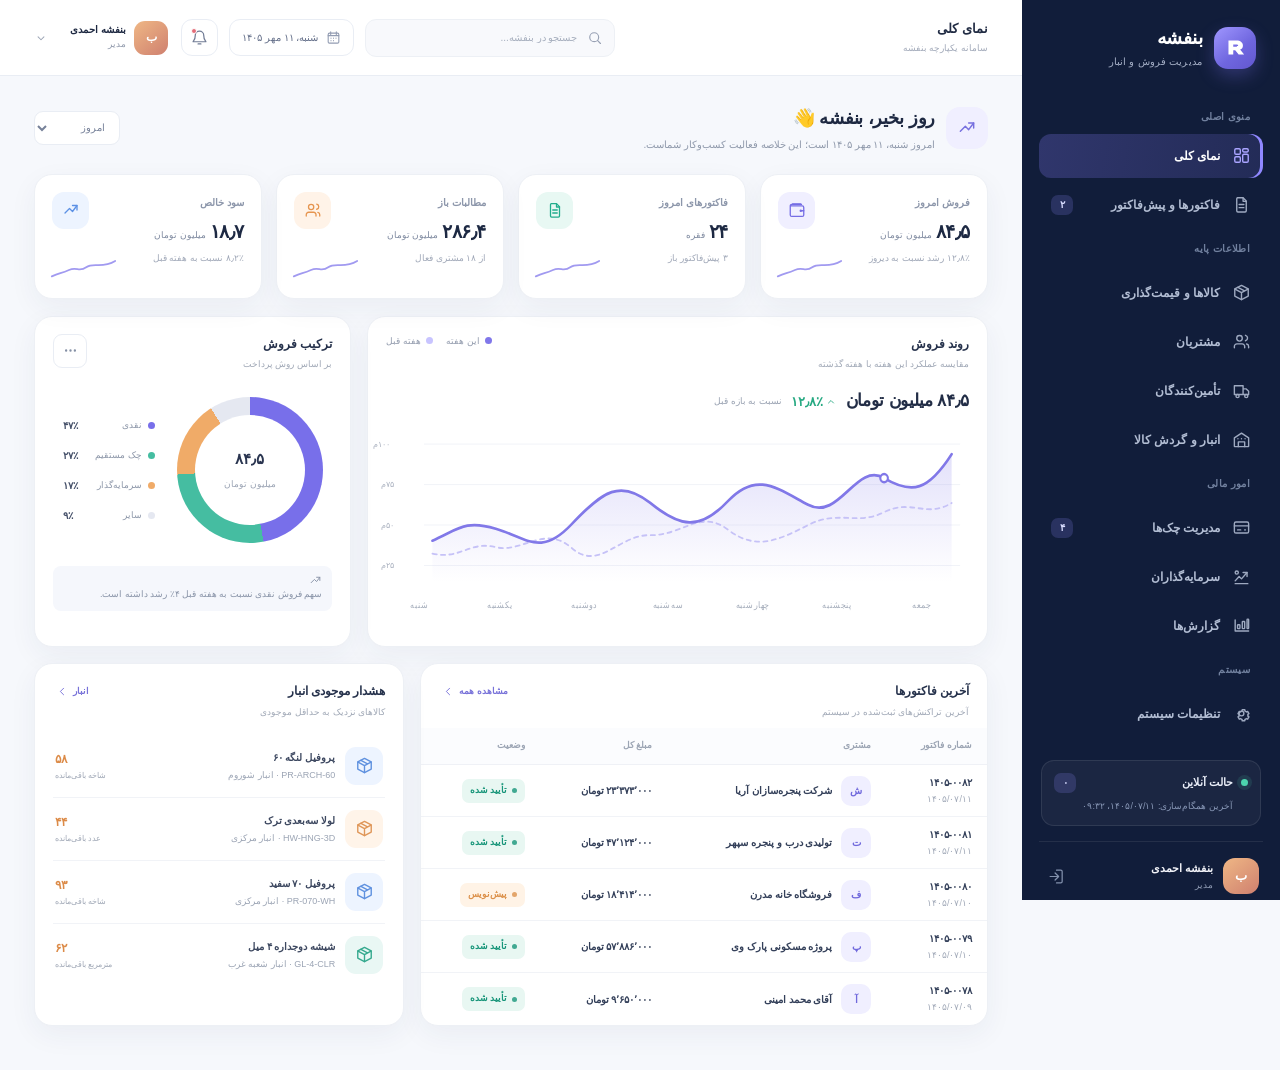
<file: index.html>
<!doctype html>
<html lang="fa" dir="rtl">
<head>
  <meta charset="utf-8" />
  <meta name="viewport" content="width=device-width, initial-scale=1, viewport-fit=cover" />
  <meta name="theme-color" content="#0d1935" />
  <meta name="description" content="بنفشه؛ سامانه مدیریت فروش، انبار و حساب مشتریان پروفیل و یراق‌آلات UPVC" />
  <title>بنفشه | مدیریت فروش و انبار</title>
  <link rel="manifest" href="./manifest.webmanifest" />
  <link rel="stylesheet" href="./styles.css" />
  <link rel="icon" href="data:image/svg+xml,%3Csvg xmlns='http://www.w3.org/2000/svg' viewBox='0 0 64 64'%3E%3Crect width='64' height='64' rx='18' fill='%237a72e8'/%3E%3Cpath d='M19 46V18h16c8 0 12 4 12 10 0 4-2 7-6 8l8 10H38l-7-9h-2v9zm10-17h5c2 0 3-1 3-2s-1-2-3-2h-5z' fill='white'/%3E%3C/svg%3E" />
</head>
<body>
  <div id="app" aria-live="polite"></div>
  <div id="modal-root"></div>
  <div id="toast-root" class="toast-root" aria-live="assertive"></div>
  <input id="import-file" type="file" accept=".csv,text/csv" hidden />
  <script src="./app.js" defer></script>
</body>
</html>
</file>
<file: styles.css>
:root {
  color-scheme: light;
  --navy: #111d3a;
  --navy-2: #18274b;
  --ink: #1e2942;
  --muted: #8c96aa;
  --muted-dark: #64708a;
  --line: #e9edf4;
  --canvas: #f6f8fc;
  --white: #fff;
  --purple: #776ee8;
  --purple-2: #938bf4;
  --purple-soft: #f0efff;
  --teal: #27b99a;
  --teal-soft: #e9f8f4;
  --orange: #ed9b58;
  --orange-soft: #fff4e9;
  --red: #e46c78;
  --red-soft: #fff0f1;
  --blue: #5e95ef;
  --blue-soft: #eef5ff;
  --shadow: 0 9px 28px rgba(30, 49, 91, .055);
  --radius: 18px;
  --font: Vazirmatn, IRANSans, Tahoma, "Segoe UI", sans-serif;
}
* { box-sizing: border-box; }
html { min-width: 320px; background: var(--canvas); }
body { margin: 0; min-height: 100vh; color: var(--ink); background: var(--canvas); font-family: var(--font); font-size: 13px; line-height: 1.7; direction: rtl; font-feature-settings: "ss01"; }
button, input, select, textarea { font: inherit; }
button { cursor: pointer; }
button:focus-visible, input:focus-visible, select:focus-visible, textarea:focus-visible { outline: 3px solid rgba(119,110,232,.2); outline-offset: 2px; }
button:disabled { opacity: .55; cursor: not-allowed; }
a { color: inherit; text-decoration: none; }
svg { display: block; }
#app { min-height: 100vh; }
.app-shell { min-height: 100vh; display: flex; width: 100%; }
.sidebar { width: 258px; flex: 0 0 258px; min-height: 100vh; background: var(--navy); color: #fff; display: flex; flex-direction: column; padding: 25px 17px 19px; position: sticky; top: 0; height: 100vh; overflow-y: auto; z-index: 20; }
.brand { display: flex; align-items: center; gap: 12px; padding: 1px 7px 30px; }
.brand-mark { width: 42px; height: 42px; display: grid; place-items: center; border-radius: 14px; flex-shrink: 0; color: #fff; background: linear-gradient(140deg, #a097ff, #6f66df 58%, #6257cf); box-shadow: 0 7px 17px rgba(119,110,232,.3); }
.brand-mark svg { width: 25px; height: 25px; }
.brand-name { font-size: 19px; font-weight: 800; letter-spacing: -.5px; line-height: 1.25; }
.brand-sub { font-size: 10px; color: #a4aec5; margin-top: 3px; letter-spacing: .15px; }
.sidebar-label { color: #71809e; font-size: 10px; font-weight: 700; letter-spacing: .35px; padding: 8px 13px 9px; }
.nav-list { display: flex; flex-direction: column; gap: 5px; }
.nav-link { min-height: 44px; border: 0; border-radius: 12px; background: transparent; color: #b2bdd3; padding: 0 12px; display: flex; align-items: center; gap: 12px; text-align: right; width: 100%; transition: .18s ease; font-size: 12px; font-weight: 600; }
.nav-link svg { width: 19px; height: 19px; flex-shrink: 0; opacity: .88; }
.nav-link:hover { color: #fff; background: rgba(255,255,255,.07); }
.nav-link.active { color: #fff; background: linear-gradient(100deg, rgba(128,119,238,.28), rgba(128,119,238,.16)); box-shadow: inset -3px 0 0 #9088ff; }
.nav-link.active svg { color: #aaa4ff; opacity: 1; }
.nav-count { margin-right: auto; color: #d9ddff; background: rgba(142,135,250,.2); min-width: 22px; height: 20px; display: inline-grid; place-items: center; border-radius: 7px; font-size: 10px; padding: 0 5px; }
.nav-divider { height: 1px; background: rgba(255,255,255,.075); margin: 15px 10px 12px; }
.sidebar-spacer { flex: 1; min-height: 24px; }
.sync-card { border: 1px solid rgba(255,255,255,.09); border-radius: 13px; padding: 12px 12px 11px; margin: 0 2px 15px; background: rgba(255,255,255,.045); }
.sync-top { display: flex; align-items: center; gap: 8px; color: #e9edf7; font-size: 11px; font-weight: 700; }
.sync-dot { width: 7px; height: 7px; border-radius: 99px; background: #f5b368; box-shadow: 0 0 0 4px rgba(245,179,104,.11); }
.sync-dot.online { background: #4cd5ae; box-shadow: 0 0 0 4px rgba(76,213,174,.12); }
.sync-detail { color: #8998b7; font-size: 9px; margin-top: 6px; padding-right: 15px; }
.sidebar-user { display: flex; align-items: center; gap: 10px; border-top: 1px solid rgba(255,255,255,.08); padding: 16px 4px 0; }
.avatar { width: 36px; height: 36px; flex: 0 0 36px; border-radius: 12px; display: grid; place-items: center; color: #fff; background: linear-gradient(140deg, #efb785, #cf806f); font-weight: 800; font-size: 13px; }
.sidebar-user .user-meta { min-width: 0; flex: 1; }
.user-name { font-size: 11px; color: #f4f5fa; font-weight: 700; }
.user-role { font-size: 9px; color: #8f9bb4; margin-top: 1px; }
.sidebar-user button { border: 0; color: #8391ad; background: none; padding: 5px; }
.sidebar-user button svg { width: 17px; height: 17px; }
.main-panel { min-width: 0; flex: 1; }
.topbar { height: 76px; padding: 0 34px; background: rgba(255,255,255,.92); border-bottom: 1px solid var(--line); display: flex; align-items: center; gap: 17px; position: sticky; top: 0; z-index: 12; backdrop-filter: blur(14px); }
.mobile-menu { display: none; }
.topbar-page { display: flex; flex-direction: column; min-width: 132px; }
.topbar-page strong { font-size: 13px; font-weight: 800; color: #202b43; }
.topbar-page span { color: #a0a8b8; font-size: 9px; margin-top: 1px; }
.topbar-tools { margin-right: auto; display: flex; gap: 11px; align-items: center; }
.search-box { width: min(250px, 25vw); height: 38px; border: 1px solid #edf0f5; background: #f8f9fc; display: flex; align-items: center; gap: 8px; border-radius: 11px; padding: 0 11px; color: #98a1b4; }
.search-box svg { width: 16px; height: 16px; flex-shrink: 0; }
.search-box input { width: 100%; border: 0; background: transparent; outline: 0; color: var(--ink); min-width: 0; font-size: 10px; }
.search-box input::placeholder { color: #a7afbe; }
.date-pill { height: 37px; padding: 0 12px; border: 1px solid var(--line); border-radius: 11px; display: flex; align-items: center; gap: 8px; color: #65708a; background: #fff; font-size: 10px; white-space: nowrap; }
.date-pill svg { width: 15px; height: 15px; color: #929cb2; }
.icon-button { position: relative; display: grid; place-items: center; width: 37px; height: 37px; border-radius: 11px; color: #717c95; background: #fff; border: 1px solid var(--line); }
.icon-button svg { width: 17px; height: 17px; }
.notification-dot { position: absolute; top: 8px; left: 9px; width: 6px; height: 6px; border: 1px solid #fff; background: var(--red); border-radius: 50%; }
.top-profile { display: flex; align-items: center; gap: 8px; border: 0; background: transparent; padding: 0 2px 0 0; color: var(--ink); text-align: right; }
.top-profile .avatar { width: 34px; height: 34px; flex-basis: 34px; border-radius: 11px; font-size: 12px; }
.top-profile-text { display: flex; flex-direction: column; min-width: 68px; }
.top-profile-text strong { font-size: 10px; line-height: 1.4; }
.top-profile-text span { color: #929bad; font-size: 9px; }
.top-profile > svg { width: 14px; height: 14px; color: #9ea7b7; margin-right: 2px; }
.page-wrap { max-width: 1550px; margin: 0 auto; padding: 27px 34px 44px; }
.page-heading { display: flex; align-items: flex-start; justify-content: space-between; gap: 20px; margin-bottom: 22px; }
.page-heading h1 { margin: 0; font-size: 20px; line-height: 1.55; letter-spacing: -.4px; color: #17233d; font-weight: 800; }
.page-heading p { margin: 3px 0 0; color: #8c96aa; font-size: 11px; }
.heading-actions { display: flex; gap: 9px; align-items: center; flex-wrap: wrap; }
.btn { height: 38px; border-radius: 10px; border: 1px solid transparent; padding: 0 14px; display: inline-flex; align-items: center; justify-content: center; gap: 8px; font-size: 10px; font-weight: 700; transition: .16s ease; white-space: nowrap; }
.btn svg { width: 15px; height: 15px; }
.btn-primary { color: #fff; background: var(--purple); box-shadow: 0 5px 12px rgba(119,110,232,.19); }
.btn-primary:hover { background: #6961d8; transform: translateY(-1px); }
.btn-secondary { background: #fff; color: #59647b; border-color: #e6eaf1; }
.btn-secondary:hover { color: var(--purple); border-color: #c9c5ff; background: #fbfaff; }
.btn-soft { background: var(--purple-soft); color: #6e66dc; }
.btn-soft:hover { background: #e6e4ff; }
.btn-danger { color: #c65564; background: var(--red-soft); border-color: #fce2e5; }
.btn-sm { height: 31px; padding: 0 10px; font-size: 9px; border-radius: 8px; }
.btn-icon { width: 34px; height: 34px; border: 1px solid var(--line); border-radius: 9px; background: #fff; display: grid; place-items: center; color: #8590a5; }
.btn-icon svg { width: 15px; height: 15px; }
.welcome-row { display: flex; align-items: center; justify-content: space-between; margin-bottom: 21px; gap: 15px; }
.welcome-title { display: flex; align-items: center; gap: 11px; }
.welcome-icon { width: 42px; height: 42px; display: grid; place-items: center; border-radius: 14px; color: #7770df; background: var(--purple-soft); }
.welcome-icon svg { width: 20px; height: 20px; }
.welcome-title h1 { margin: 0; font-size: 18px; font-weight: 800; letter-spacing: -.3px; }
.welcome-title p { margin: 2px 0 0; color: #8f99ab; font-size: 10px; }
.period-select { height: 34px; padding: 0 10px; border-radius: 9px; background: #fff; border: 1px solid var(--line); color: #768199; font-size: 10px; }
.card { background: var(--white); border: 1px solid #edf0f5; border-radius: var(--radius); box-shadow: var(--shadow); }
.kpi-grid { display: grid; grid-template-columns: repeat(4,minmax(0,1fr)); gap: 14px; margin-bottom: 17px; }
.kpi-card { min-height: 125px; padding: 17px 17px 14px; position: relative; overflow: hidden; }
.kpi-top { display: flex; align-items: flex-start; justify-content: space-between; gap: 9px; }
.kpi-icon { width: 37px; height: 37px; flex: 0 0 37px; border-radius: 12px; display: grid; place-items: center; }
.kpi-icon svg { width: 18px; height: 18px; }
.kpi-icon.purple { color: #766ee5; background: #f0efff; }
.kpi-icon.teal { color: #22ad8d; background: #e8f8f3; }
.kpi-icon.orange { color: #e69550; background: #fff3e8; }
.kpi-icon.blue { color: #5c91e5; background: #edf4ff; }
.kpi-label { color: #8d97ab; font-size: 10px; font-weight: 600; margin: 2px 0 0; }
.kpi-value { font-size: 19px; font-weight: 800; color: #1d2943; letter-spacing: -.45px; margin-top: 7px; line-height: 1.45; }
.kpi-unit { color: #7e899f; font-size: 9px; font-weight: 500; margin-right: 4px; letter-spacing: 0; }
.kpi-foot { display: flex; align-items: center; gap: 5px; margin-top: 6px; color: #a0a8b8; font-size: 9px; }
.trend { color: #26a982; font-weight: 700; display: inline-flex; align-items: center; gap: 2px; }
.trend.down { color: #dd7077; }
.trend svg { width: 12px; height: 12px; }
.kpi-spark { position: absolute; left: 15px; bottom: 14px; width: 67px; height: 28px; opacity: .8; }
.dashboard-grid { display: grid; grid-template-columns: minmax(0,1.72fr) minmax(250px,.88fr); gap: 16px; margin-bottom: 16px; }
.panel { padding: 17px 18px; min-width: 0; }
.panel-heading { display: flex; align-items: flex-start; justify-content: space-between; gap: 10px; margin-bottom: 15px; }
.panel-heading h2 { margin: 0; color: #26324c; font-size: 12px; font-weight: 800; }
.panel-heading p { margin: 3px 0 0; color: #a0a8b6; font-size: 9px; }
.panel-action { border: 0; padding: 3px; background: transparent; color: #7872d9; font-size: 9px; font-weight: 700; display: inline-flex; align-items: center; gap: 4px; white-space: nowrap; }
.panel-action svg { width: 13px; height: 13px; }
.chart-summary { display: flex; align-items: center; gap: 9px; margin-bottom: 3px; }
.chart-total { color: #222d46; font-size: 17px; font-weight: 800; letter-spacing: -.3px; }
.chart-caption { color: #98a1b1; font-size: 9px; }
.chart-legend { display: flex; align-items: center; gap: 13px; font-size: 9px; color: #929bad; }
.legend-dot { display: inline-block; width: 7px; height: 7px; border-radius: 50%; margin-left: 5px; }
.legend-dot.purple { background: #8077ea; }
.legend-dot.light { background: #c8c4ff; }
.chart-wrap { width: 100%; height: 207px; position: relative; margin-top: 6px; }
.chart-wrap svg { width: 100%; height: 100%; overflow: visible; }
.chart-grid-line { stroke: #f0f2f7; stroke-width: 1; }
.chart-area { fill: url(#sales-area); }
.chart-line { fill: none; stroke: #8178e8; stroke-width: 3; stroke-linecap: round; stroke-linejoin: round; }
.chart-line.secondary { stroke: #c6c2f7; stroke-width: 2; stroke-dasharray: 5 5; }
.chart-x-label { fill: #a5adbb; font-family: var(--font); font-size: 10px; }
.chart-y-label { fill: #aab1bf; font-family: var(--font); font-size: 9px; }
.channel-card { display: flex; flex-direction: column; }
.donut-row { display: flex; align-items: center; justify-content: center; gap: 22px; min-height: 170px; padding: 7px 0 11px; }
.donut { width: 146px; height: 146px; border-radius: 50%; background: conic-gradient(#786fea 0 47%, #45bda1 47% 74%, #f0ab68 74% 91%, #e5e8f1 91% 100%); display: grid; place-items: center; position: relative; flex: 0 0 auto; }
.donut::after { content: ""; position: absolute; inset: 18px; border-radius: 50%; background: #fff; }
.donut-center { position: relative; z-index: 1; text-align: center; }
.donut-center strong { display: block; font-size: 15px; color: #2a3550; }
.donut-center span { font-size: 9px; color: #9ba4b4; }
.channel-list { display: flex; flex-direction: column; gap: 13px; min-width: 92px; }
.channel-item { display: flex; align-items: center; justify-content: space-between; gap: 9px; color: #8c96a8; font-size: 9px; }
.channel-item strong { color: #46516a; font-size: 10px; font-weight: 700; }
.channel-label { display: inline-flex; align-items: center; gap: 6px; }
.channel-label i { width: 7px; height: 7px; border-radius: 50%; display: inline-block; }
.bottom-grid { display: grid; grid-template-columns: minmax(0,1.38fr) minmax(270px,.9fr); gap: 16px; }
.table-card { overflow: hidden; }
.table-card .panel-heading { padding: 17px 18px 0; margin-bottom: 8px; }
.table-scroll { overflow: auto; width: 100%; }
table { width: 100%; border-collapse: collapse; white-space: nowrap; }
th { height: 37px; padding: 0 15px; text-align: right; font-weight: 600; font-size: 9px; color: #9ca5b4; background: #fbfcfe; border-bottom: 1px solid #eff1f6; }
td { height: 52px; padding: 0 15px; color: #59647a; font-size: 10px; border-bottom: 1px solid #f1f3f7; }
tr:last-child td { border-bottom: 0; }
tbody tr:hover td { background: #fcfcff; }
.cell-main { display: flex; align-items: center; gap: 9px; }
.cell-avatar { width: 30px; height: 30px; border-radius: 10px; display: grid; place-items: center; color: #7069dc; background: #f0efff; font-size: 10px; font-weight: 800; flex: 0 0 30px; }
.cell-title { color: #34405a; font-size: 10px; font-weight: 700; }
.cell-sub { display: block; color: #a1a9b8; font-size: 9px; margin-top: 1px; font-weight: 400; }
.mono { font-variant-numeric: tabular-nums; }
.status { padding: 4px 8px; border-radius: 7px; font-size: 9px; font-weight: 700; display: inline-flex; align-items: center; gap: 5px; }
.status::before { content: ""; width: 5px; height: 5px; border-radius: 50%; background: currentColor; opacity: .8; }
.status.confirmed, .status.cleared, .status.settled, .status.active { color: #179579; background: #e8f7f2; }
.status.draft, .status.in_hand, .status.open { color: #dc914b; background: #fff3e6; }
.status.cancelled, .status.bounced, .status.overdue { color: #d55d6a; background: #fff0f1; }
.status.deposited, .status.transferred, .status.pending { color: #5e89db; background: #edf4ff; }
.type-badge { font-size: 9px; font-weight: 600; color: #69748b; background: #f1f3f7; border-radius: 6px; padding: 4px 7px; }
.action-cell { display: flex; align-items: center; gap: 5px; }
.action-cell button { border: 0; background: transparent; color: #919bad; padding: 5px; border-radius: 6px; }
.action-cell button:hover { color: #766ee1; background: #f3f2ff; }
.action-cell svg { width: 14px; height: 14px; }
.low-stock-list { display: flex; flex-direction: column; }
.low-stock-item { padding: 12px 2px; border-bottom: 1px solid #f1f3f7; display: flex; align-items: center; gap: 10px; }
.low-stock-item:last-child { border-bottom: 0; }
.product-thumb { width: 38px; height: 38px; border-radius: 11px; display: grid; place-items: center; color: #6f68db; background: #f2f1ff; flex: 0 0 38px; }
.product-thumb svg { width: 19px; height: 19px; }
.product-thumb.orange { color: #df9658; background: #fff4e9; }
.product-thumb.teal { color: #35a98e; background: #e9f7f4; }
.product-thumb.blue { color: #5f91df; background: #edf4ff; }
.low-stock-meta { flex: 1; min-width: 0; }
.low-stock-meta strong { color: #3d4860; display: block; font-size: 10px; }
.low-stock-meta span { color: #9ba4b4; display: block; font-size: 9px; margin-top: 2px; }
.stock-remaining { text-align: left; }
.stock-remaining strong { display: block; color: #dc8b48; font-size: 12px; }
.stock-remaining span { display: block; color: #a1a9b7; font-size: 8px; }
.toolbar { display: flex; align-items: center; flex-wrap: wrap; gap: 9px; margin-bottom: 14px; }
.toolbar-search { height: 36px; min-width: 210px; max-width: 300px; flex: 1; display: flex; align-items: center; gap: 8px; border: 1px solid #e8ebf2; background: #fff; padding: 0 10px; border-radius: 9px; color: #a0a9b8; }
.toolbar-search svg { width: 15px; height: 15px; flex: 0 0 auto; }
.toolbar-search input { min-width: 0; width: 100%; border: 0; outline: 0; background: transparent; color: var(--ink); font-size: 10px; }
.filter-select { height: 36px; max-width: 175px; min-width: 110px; border: 1px solid #e8ebf2; background: #fff; border-radius: 9px; padding: 0 10px; color: #758096; font-size: 10px; }
.filter-tabs { display: flex; gap: 5px; padding: 4px; border-radius: 10px; background: #eef0f5; }
.filter-tab { border: 0; border-radius: 7px; color: #8993a5; background: transparent; padding: 5px 10px; font-size: 9px; }
.filter-tab.active { background: #fff; color: #625bd1; box-shadow: 0 2px 7px rgba(30,45,80,.07); font-weight: 700; }
.summary-strip { display: grid; grid-template-columns: repeat(4,minmax(0,1fr)); gap: 12px; margin-bottom: 15px; }
.summary-tile { padding: 13px 15px; min-height: 79px; }
.summary-tile span { color: #929bae; font-size: 9px; display: block; }
.summary-tile strong { color: #27334d; font-weight: 800; font-size: 16px; display: block; margin-top: 4px; }
.summary-tile em { font-size: 9px; color: #9aa3b2; font-style: normal; font-weight: 400; margin-right: 4px; }
.data-card { overflow: hidden; }
.data-card-footer { min-height: 49px; padding: 0 16px; border-top: 1px solid #f0f2f6; display: flex; align-items: center; justify-content: space-between; color: #9ba4b5; font-size: 9px; }
.pagination { display: flex; align-items: center; gap: 4px; }
.page-number { width: 26px; height: 26px; border-radius: 7px; border: 0; background: transparent; color: #8993a4; font-size: 9px; }
.page-number.current { color: #fff; background: var(--purple); }
.product-grid { display: grid; grid-template-columns: repeat(3,minmax(0,1fr)); gap: 13px; }
.product-card { padding: 15px; min-width: 0; transition: .17s ease; }
.product-card:hover { transform: translateY(-2px); box-shadow: 0 12px 25px rgba(30,49,91,.09); }
.product-card-top { display: flex; align-items: flex-start; justify-content: space-between; }
.product-art { width: 47px; height: 47px; border-radius: 14px; display: grid; place-items: center; background: linear-gradient(145deg,#f3f1ff,#e9e8ff); color: #716be0; }
.product-art svg { width: 24px; height: 24px; }
.product-card h3 { margin: 12px 0 3px; font-size: 12px; line-height: 1.7; color: #2a3651; }
.product-code { color: #9ca5b5; font-size: 9px; }
.product-tags { display: flex; gap: 6px; flex-wrap: wrap; margin-top: 9px; }
.product-stat-row { margin-top: 13px; padding-top: 11px; border-top: 1px solid #f0f2f6; display: flex; justify-content: space-between; gap: 8px; }
.product-stat { color: #939cad; font-size: 9px; }
.product-stat strong { color: #45516b; font-size: 10px; display: block; margin-top: 3px; }
.stock-meter { height: 4px; margin-top: 11px; background: #f0f2f6; border-radius: 10px; overflow: hidden; }
.stock-meter span { height: 100%; display: block; background: #4fbea0; border-radius: inherit; }
.stock-meter.low span { background: #efaa67; }
.filter-chips { display: flex; gap: 6px; overflow-x: auto; padding-bottom: 11px; scrollbar-width: none; }
.filter-chips::-webkit-scrollbar { display:none; }
.chip { border: 1px solid #e7eaf1; background: #fff; color: #778197; border-radius: 8px; padding: 6px 11px; white-space: nowrap; font-size: 9px; }
.chip.active { border-color: #d8d4ff; background: #f1f0ff; color: #6b63d4; font-weight: 700; }
.offline-banner { background: linear-gradient(110deg,#17254a,#243760); padding: 15px 18px; color: #fff; border-radius: 15px; display: flex; align-items: center; gap: 13px; margin-bottom: 16px; position: relative; overflow: hidden; }
.offline-banner::after { content: ""; position: absolute; left: -30px; top: -80px; width: 185px; height: 185px; border-radius: 50%; background: rgba(131,122,245,.12); }
.offline-banner-icon { width: 39px; height: 39px; border-radius: 12px; display: grid; place-items: center; background: rgba(255,255,255,.11); color: #aba5ff; flex: 0 0 auto; }
.offline-banner-icon svg { width: 20px; height: 20px; }
.offline-banner-text { position: relative; z-index: 1; flex: 1; }
.offline-banner-text strong { font-size: 11px; display: block; }
.offline-banner-text span { color: #aab7d0; font-size: 9px; display: block; margin-top: 2px; }
.offline-banner .btn { position: relative; z-index: 1; background: #fff; color: #303b62; }
.warehouse-grid { display: grid; grid-template-columns: minmax(0,1.5fr) minmax(245px,.85fr); gap: 15px; }
.warehouse-card { padding: 16px; margin-bottom: 12px; }
.warehouse-card-head { display: flex; align-items: center; justify-content: space-between; }
.warehouse-card-head strong { color: #33405b; font-size: 11px; }
.warehouse-card-head span { color: #9ba4b4; font-size: 9px; }
.warehouse-progress { margin-top: 12px; height: 7px; background: #f0f2f7; border-radius: 8px; overflow: hidden; }
.warehouse-progress i { display: block; height: 100%; border-radius: inherit; background: linear-gradient(90deg,#8a81ed,#63c4ab); }
.warehouse-meta { display: flex; justify-content: space-between; margin-top: 9px; color: #909aab; font-size: 9px; }
.alert-card { padding: 16px; border: 1px solid #fae7d4; background: linear-gradient(145deg,#fffdfa,#fff8ef); }
.alert-title { display: flex; align-items: center; gap: 8px; color: #ac7447; font-size: 10px; font-weight: 800; }
.alert-title svg { width: 17px; height: 17px; }
.alert-card p { color: #a38a77; font-size: 9px; margin: 6px 0 11px; }
.cheque-state { display: flex; align-items: center; gap: 7px; color: #8a95a8; font-size: 9px; }
.cheque-state i { width: 7px; height: 7px; border-radius: 50%; background: currentColor; }
.deal-grid { display: grid; grid-template-columns: repeat(3,minmax(0,1fr)); gap: 13px; margin-bottom: 16px; }
.deal-card { padding: 16px; }
.deal-card-top { display: flex; align-items: center; justify-content: space-between; }
.deal-card-top .avatar { background: linear-gradient(140deg,#b7a0ed,#7770df); }
.deal-card h3 { margin: 11px 0 2px; font-size: 11px; color: #34405a; }
.deal-card p { margin: 0; color: #9aa3b2; font-size: 9px; }
.deal-numbers { display: grid; grid-template-columns: repeat(2,1fr); gap: 9px; padding-top: 12px; margin-top: 12px; border-top: 1px solid #f0f2f6; }
.deal-numbers span { color: #9aa3b2; font-size: 8px; }
.deal-numbers strong { display: block; color: #3b4760; font-size: 10px; margin-top: 3px; }
.deal-profit { color: #159878 !important; }
.report-grid { display: grid; grid-template-columns: repeat(2,minmax(0,1fr)); gap: 15px; }
.report-bars { height: 188px; display: flex; align-items: end; justify-content: space-around; gap: 12px; padding: 17px 10px 0; border-bottom: 1px solid #edf0f5; background: repeating-linear-gradient(to bottom,transparent 0,transparent 45px,#f2f4f8 46px,#f2f4f8 47px); }
.report-bar-group { align-self: stretch; display: flex; flex-direction: column; justify-content: end; align-items: center; gap: 7px; flex: 1; }
.report-bar-pair { height: 100%; display: flex; align-items: end; gap: 4px; }
.report-bar { width: 13px; min-height: 5px; border-radius: 5px 5px 2px 2px; background: #8179e8; }
.report-bar.secondary { background: #c4c0f6; }
.report-bar-label { color: #9aa3b2; font-size: 8px; margin-bottom: -20px; }
.report-legend { display: flex; gap: 15px; padding-top: 28px; color: #929cad; font-size: 9px; }
.settings-layout { display: grid; grid-template-columns: minmax(0,1.2fr) minmax(260px,.8fr); gap: 15px; }
.settings-card { padding: 18px; }
.settings-card h2 { margin: 0; color: #293651; font-size: 12px; }
.settings-card > p { margin: 4px 0 15px; color: #969faf; font-size: 9px; }
.form-grid { display: grid; grid-template-columns: repeat(2,minmax(0,1fr)); gap: 12px; }
.field { display: flex; flex-direction: column; gap: 5px; }
.field.full { grid-column: 1 / -1; }
.field label { color: #59647b; font-size: 9px; font-weight: 700; }
.field input, .field select, .field textarea { width: 100%; height: 38px; border: 1px solid #e6eaf1; border-radius: 9px; background: #fff; padding: 0 10px; outline: 0; color: #36415a; font-size: 10px; }
.field textarea { min-height: 78px; padding: 9px 10px; resize: vertical; }
.field input:focus, .field select:focus, .field textarea:focus { border-color: #aaa5f3; box-shadow: 0 0 0 3px rgba(119,110,232,.09); }
.field-hint { color: #9ba4b3; font-size: 8px; }
.settings-row { display: flex; align-items: center; justify-content: space-between; padding: 12px 0; border-bottom: 1px solid #f0f2f6; gap: 10px; }
.settings-row:last-child { border-bottom: 0; }
.settings-row strong { display: block; font-size: 10px; color: #45516a; }
.settings-row span { display: block; font-size: 8px; color: #9ba4b4; margin-top: 2px; }
.switch { width: 34px; height: 19px; border-radius: 12px; padding: 2px; background: #dfe3eb; border: 0; display: flex; align-items: center; transition: .2s; }
.switch::after { content:""; width: 15px; height: 15px; border-radius: 50%; background: #fff; box-shadow: 0 1px 3px rgba(20,30,60,.17); transition: .2s; }
.switch.on { background: #7770e3; }
.switch.on::after { transform: translateX(-15px); }
.empty-state { padding: 38px 15px; color: #929bad; text-align: center; font-size: 10px; }
.empty-state svg { width: 31px; height: 31px; color: #c0c5d0; margin: 0 auto 8px; }
.modal-backdrop { position: fixed; z-index: 80; inset: 0; padding: 18px; background: rgba(12,20,42,.48); backdrop-filter: blur(5px); display: grid; place-items: center; animation: fade-in .15s ease; }
.modal { width: min(560px,100%); max-height: min(88vh,850px); overflow: hidden; display: flex; flex-direction: column; background: #fff; border-radius: 19px; box-shadow: 0 30px 90px rgba(16,24,50,.28); animation: modal-in .18s ease; }
.modal.wide { width: min(820px,100%); }
.modal-header { padding: 17px 20px; display: flex; align-items: center; justify-content: space-between; border-bottom: 1px solid #eef0f4; }
.modal-header h2 { margin: 0; font-size: 13px; color: #202c46; }
.modal-header p { margin: 2px 0 0; color: #9ba4b4; font-size: 9px; }
.modal-close { width: 29px; height: 29px; border-radius: 8px; display: grid; place-items: center; border: 0; color: #8c96a8; background: #f6f7fa; }
.modal-close svg { width: 15px; height: 15px; }
.modal-body { overflow: auto; padding: 18px 20px; }
.modal-footer { padding: 13px 20px; border-top: 1px solid #eef0f4; display: flex; align-items: center; justify-content: space-between; gap: 10px; background: #fcfcfe; }
.modal-footer .footer-note { font-size: 9px; color: #9aa3b2; }
.modal-footer .footer-actions { display: flex; gap: 8px; }
.invoice-lines { margin-top: 16px; }
.invoice-lines-head { display: flex; align-items: center; justify-content: space-between; margin-bottom: 8px; }
.invoice-lines-head strong { font-size: 10px; color: #59647b; }
.invoice-line { display: grid; grid-template-columns: minmax(165px,1.5fr) 84px 115px 90px 30px; gap: 7px; align-items: center; margin-bottom: 8px; }
.invoice-line select, .invoice-line input { width: 100%; height: 35px; border: 1px solid #e6eaf1; border-radius: 8px; padding: 0 8px; color: #48536a; background: #fff; font-size: 9px; min-width: 0; }
.invoice-line .line-total { color: #45516b; font-size: 9px; text-align: left; direction: ltr; font-variant-numeric: tabular-nums; }
.remove-line { width: 28px; height: 28px; display: grid; place-items: center; color: #b0b7c4; border: 0; background: transparent; }
.remove-line:hover { color: var(--red); }
.remove-line svg { width: 14px; height: 14px; }
.sale-mode-options { display: flex; gap: 8px; }
.sale-mode-option { flex: 1; position: relative; }
.sale-mode-option input { position: absolute; opacity: 0; inset: 0; width: 100%; height: 100%; cursor: pointer; }
.sale-mode-option label { height: 38px; border: 1px solid #e6eaf1; border-radius: 9px; display: flex; align-items: center; justify-content: center; color: #768197; background: #fff; font-size: 9px; cursor: pointer; }
.sale-mode-option input:checked + label { border-color: #bcb7fb; background: #f4f3ff; color: #685fd5; font-weight: 700; box-shadow: 0 0 0 2px rgba(119,110,232,.08); }
.invoice-summary { margin-top: 15px; padding: 13px; background: #f8f9fc; border: 1px solid #edf0f5; border-radius: 11px; }
.invoice-summary-row { display: flex; justify-content: space-between; gap: 10px; color: #808ba0; font-size: 9px; padding: 3px 0; }
.invoice-summary-row.total { color: #2f3b56; font-weight: 800; font-size: 12px; border-top: 1px solid #e8ebf1; margin-top: 7px; padding-top: 10px; }
.inline-hint { padding: 8px 10px; border-radius: 8px; background: #f5f7fc; color: #8893a7; font-size: 9px; margin-top: 9px; }
.toast-root { position: fixed; bottom: 20px; left: 22px; z-index: 120; display: flex; flex-direction: column; gap: 8px; pointer-events: none; }
.toast { background: #182442; color: #fff; box-shadow: 0 8px 25px rgba(22,32,57,.2); min-width: 220px; max-width: 360px; border-radius: 11px; padding: 11px 14px; font-size: 10px; display: flex; align-items: center; gap: 9px; animation: toast-in .22s ease; }
.toast svg { width: 16px; height: 16px; color: #65d6b4; flex-shrink: 0; }
.toast.error svg { color: #f18a93; }
.toast.warning svg { color: #ffc277; }
.toast.out { opacity: 0; transform: translateY(8px); transition: .2s; }
.login-screen { min-height: 100vh; background: #f5f6fb; display: grid; place-items: center; padding: 22px; }
.login-card { width: min(410px,100%); background: #fff; border: 1px solid #eceff5; border-radius: 23px; box-shadow: 0 20px 60px rgba(37,47,83,.09); padding: 30px; }
.login-brand { display: flex; align-items: center; gap: 11px; margin-bottom: 24px; }
.login-card h1 { margin: 0 0 4px; color: #202c47; font-size: 19px; }
.login-card > p { color: #8f99ab; margin: 0 0 20px; font-size: 10px; }
.login-card .field { margin-bottom: 12px; }
.login-card .field input { height: 42px; }
.login-info { margin-top: 14px; border-radius: 9px; padding: 9px 10px; color: #7770d8; background: #f4f3ff; font-size: 9px; }
.mobile-bottom-nav { display: none; }
.sidebar-overlay { display: none; }
.subtle-note { color: #969faf; font-size: 9px; }
.inline-link { border: 0; background: transparent; color: #736bdf; padding: 0; font-size: inherit; font-weight: 700; }
@keyframes fade-in { from { opacity: 0; } to { opacity: 1; } }
@keyframes modal-in { from { opacity: .6; transform: translateY(8px) scale(.99); } to { opacity: 1; transform: none; } }
@keyframes toast-in { from { opacity: 0; transform: translateY(8px); } to { opacity: 1; transform: none; } }

@media (max-width: 1200px) {
  .sidebar { width: 226px; flex-basis: 226px; }
  .page-wrap { padding-inline: 25px; }
  .topbar { padding-inline: 25px; }
  .dashboard-grid { grid-template-columns: minmax(0,1.45fr) minmax(230px,.9fr); }
  .donut-row { gap: 12px; }
  .donut { width: 125px; height: 125px; }
  .donut::after { inset: 16px; }
  .kpi-card { padding: 14px; }
}
@media (max-width: 980px) {
  .sidebar { width: 220px; flex-basis: 220px; }
  .page-wrap { padding: 23px 20px 36px; }
  .topbar { padding-inline: 20px; }
  .dashboard-grid { grid-template-columns: minmax(0,1fr); }
  .bottom-grid { grid-template-columns: minmax(0,1fr); }
  .channel-card .donut-row { justify-content: flex-start; }
  .donut { width: 130px; height: 130px; }
  .product-grid { grid-template-columns: repeat(2,minmax(0,1fr)); }
  .kpi-grid { gap: 10px; }
  .kpi-value { font-size: 16px; }
}
@media (max-width: 720px) {
  body { font-size: 12px; }
  .app-shell { display: block; }
  .sidebar { position: fixed; top: 0; right: 0; bottom: 0; height: 100dvh; width: min(286px,84vw); transform: translateX(105%); transition: transform .24s ease; box-shadow: -12px 0 30px rgba(15,24,50,.2); }
  .sidebar.open { transform: translateX(0); }
  .sidebar-overlay.open { display: block; position: fixed; inset: 0; background: rgba(12,20,42,.38); z-index: 18; }
  .topbar { height: 62px; padding-inline: 14px; gap: 9px; }
  .mobile-menu { display: grid; width: 34px; height: 34px; flex: 0 0 34px; place-items: center; border: 1px solid var(--line); border-radius: 9px; color: #68738d; background: #fff; }
  .mobile-menu svg { width: 17px; height: 17px; }
  .topbar-page { min-width: 82px; }
  .topbar-page strong { font-size: 11px; }
  .topbar-page span { display: none; }
  .topbar-tools { gap: 6px; }
  .search-box { width: 35px; padding: 0; justify-content: center; border: 0; background: transparent; }
  .search-box input { display: none; }
  .search-box svg { width: 19px; height: 19px; }
  .date-pill { display: none; }
  .icon-button { width: 34px; height: 34px; border: 0; background: transparent; }
  .top-profile-text, .top-profile > svg { display: none; }
  .top-profile .avatar { width: 32px; height: 32px; flex-basis: 32px; }
  .page-wrap { padding: 20px 14px 86px; }
  .page-heading { margin-bottom: 15px; gap: 10px; }
  .page-heading h1 { font-size: 17px; }
  .page-heading p { font-size: 9px; }
  .heading-actions { gap: 6px; }
  .heading-actions .btn { height: 34px; padding: 0 9px; font-size: 9px; }
  .heading-actions .btn svg { width: 13px; }
  .welcome-row { margin-bottom: 15px; }
  .welcome-title h1 { font-size: 16px; }
  .welcome-title p { font-size: 9px; }
  .welcome-icon { width: 37px; height: 37px; border-radius: 12px; }
  .period-select { font-size: 9px; height: 32px; padding-inline: 7px; }
  .kpi-grid { grid-template-columns: repeat(2,minmax(0,1fr)); gap: 9px; margin-bottom: 11px; }
  .kpi-card { min-height: 111px; padding: 12px; border-radius: 14px; }
  .kpi-icon { width: 32px; height: 32px; flex-basis: 32px; border-radius: 10px; }
  .kpi-icon svg { width: 16px; height: 16px; }
  .kpi-label { font-size: 9px; }
  .kpi-value { font-size: 15px; margin-top: 5px; }
  .kpi-unit { font-size: 8px; }
  .kpi-foot { font-size: 8px; }
  .kpi-spark { width: 48px; opacity: .45; left: 9px; bottom: 10px; }
  .dashboard-grid, .bottom-grid { gap: 11px; margin-bottom: 11px; }
  .panel { padding: 14px; border-radius: 15px; }
  .panel-heading { margin-bottom: 11px; }
  .panel-heading h2 { font-size: 11px; }
  .chart-wrap { height: 175px; }
  .chart-summary { flex-wrap: wrap; }
  .chart-total { font-size: 15px; }
  .chart-legend { gap: 8px; }
  .donut-row { min-height: 140px; gap: 12px; }
  .donut { width: 118px; height: 118px; }
  .donut::after { inset: 15px; }
  .channel-list { min-width: 90px; gap: 10px; }
  .table-card .panel-heading { padding: 14px 14px 0; }
  th { padding-inline: 10px; }
  td { padding-inline: 10px; height: 48px; }
  .summary-strip { grid-template-columns: repeat(2,minmax(0,1fr)); gap: 8px; }
  .summary-tile { min-height: 69px; padding: 10px 12px; }
  .summary-tile strong { font-size: 14px; }
  .toolbar { gap: 7px; }
  .toolbar-search { min-width: 100%; max-width: none; }
  .filter-select { flex: 1; min-width: 0; }
  .filter-tabs { max-width: 100%; overflow-x: auto; }
  .data-card { border-radius: 14px; }
  .product-grid { grid-template-columns: repeat(2,minmax(0,1fr)); gap: 9px; }
  .product-card { padding: 12px; border-radius: 14px; }
  .product-art { width: 39px; height: 39px; border-radius: 12px; }
  .product-card h3 { font-size: 10px; margin-top: 9px; }
  .product-tags { margin-top: 7px; }
  .product-stat-row { margin-top: 10px; padding-top: 8px; }
  .offline-banner { border-radius: 13px; padding: 12px; gap: 9px; }
  .offline-banner-icon { width: 34px; height: 34px; }
  .offline-banner-text strong { font-size: 10px; }
  .offline-banner-text span { font-size: 8px; line-height: 1.6; }
  .offline-banner .btn { width: 34px; min-width: 34px; padding: 0; font-size: 0; }
  .offline-banner .btn svg { width: 15px; }
  .warehouse-grid { grid-template-columns: minmax(0,1fr); }
  .deal-grid { grid-template-columns: minmax(0,1fr); gap: 9px; }
  .deal-card { padding: 13px; }
  .report-grid { grid-template-columns: minmax(0,1fr); gap: 10px; }
  .settings-layout { grid-template-columns: minmax(0,1fr); gap: 10px; }
  .form-grid { gap: 9px; }
  .mobile-bottom-nav { position: fixed; z-index: 15; bottom: 0; right: 0; left: 0; min-height: calc(60px + env(safe-area-inset-bottom)); padding: 6px 7px calc(6px + env(safe-area-inset-bottom)); display: flex; justify-content: space-around; background: rgba(255,255,255,.96); border-top: 1px solid #e9edf4; backdrop-filter: blur(12px); }
  .mobile-nav-item { flex: 1; display: flex; flex-direction: column; align-items: center; justify-content: center; gap: 2px; border: 0; background: transparent; color: #9aa3b3; font-size: 8px; }
  .mobile-nav-item svg { width: 19px; height: 19px; }
  .mobile-nav-item.active { color: #746ce0; font-weight: 700; }
  .modal-backdrop { padding: 8px; align-items: end; }
  .modal, .modal.wide { width: 100%; max-height: 92dvh; border-radius: 19px 19px 12px 12px; }
  .modal-header { padding: 14px 16px; }
  .modal-body { padding: 14px 16px; }
  .modal-footer { padding: 11px 16px; }
  .invoice-line { grid-template-columns: minmax(0,1fr) 70px 90px 25px; gap: 5px; }
  .invoice-line .line-total { display: none; }
  .sale-mode-options { gap: 5px; }
  .sale-mode-option label { font-size: 8px; }
  .toast-root { left: 12px; right: 12px; bottom: 74px; }
  .toast { min-width: 0; max-width: none; }
}
@media (max-width: 390px) {
  .product-grid { grid-template-columns: 1fr; }
  .page-heading { align-items: center; }
  .page-heading p { max-width: 180px; }
  .heading-actions .secondary-hide { display: none; }
  .form-grid { grid-template-columns: 1fr; }
  .field.full { grid-column: auto; }
  .invoice-line { grid-template-columns: minmax(0,1fr) 60px 83px 23px; }
  .donut { width: 105px; height: 105px; }
  .donut::after { inset: 13px; }
  .channel-item { font-size: 8px; }
}
@media print {
  .sidebar, .topbar, .heading-actions, .toolbar, .mobile-bottom-nav, .mobile-menu { display: none !important; }
  .app-shell { display: block; }
  .page-wrap { padding: 0; }
  body { background: #fff; }
  .card { box-shadow: none; break-inside: avoid; }
}
</file>
